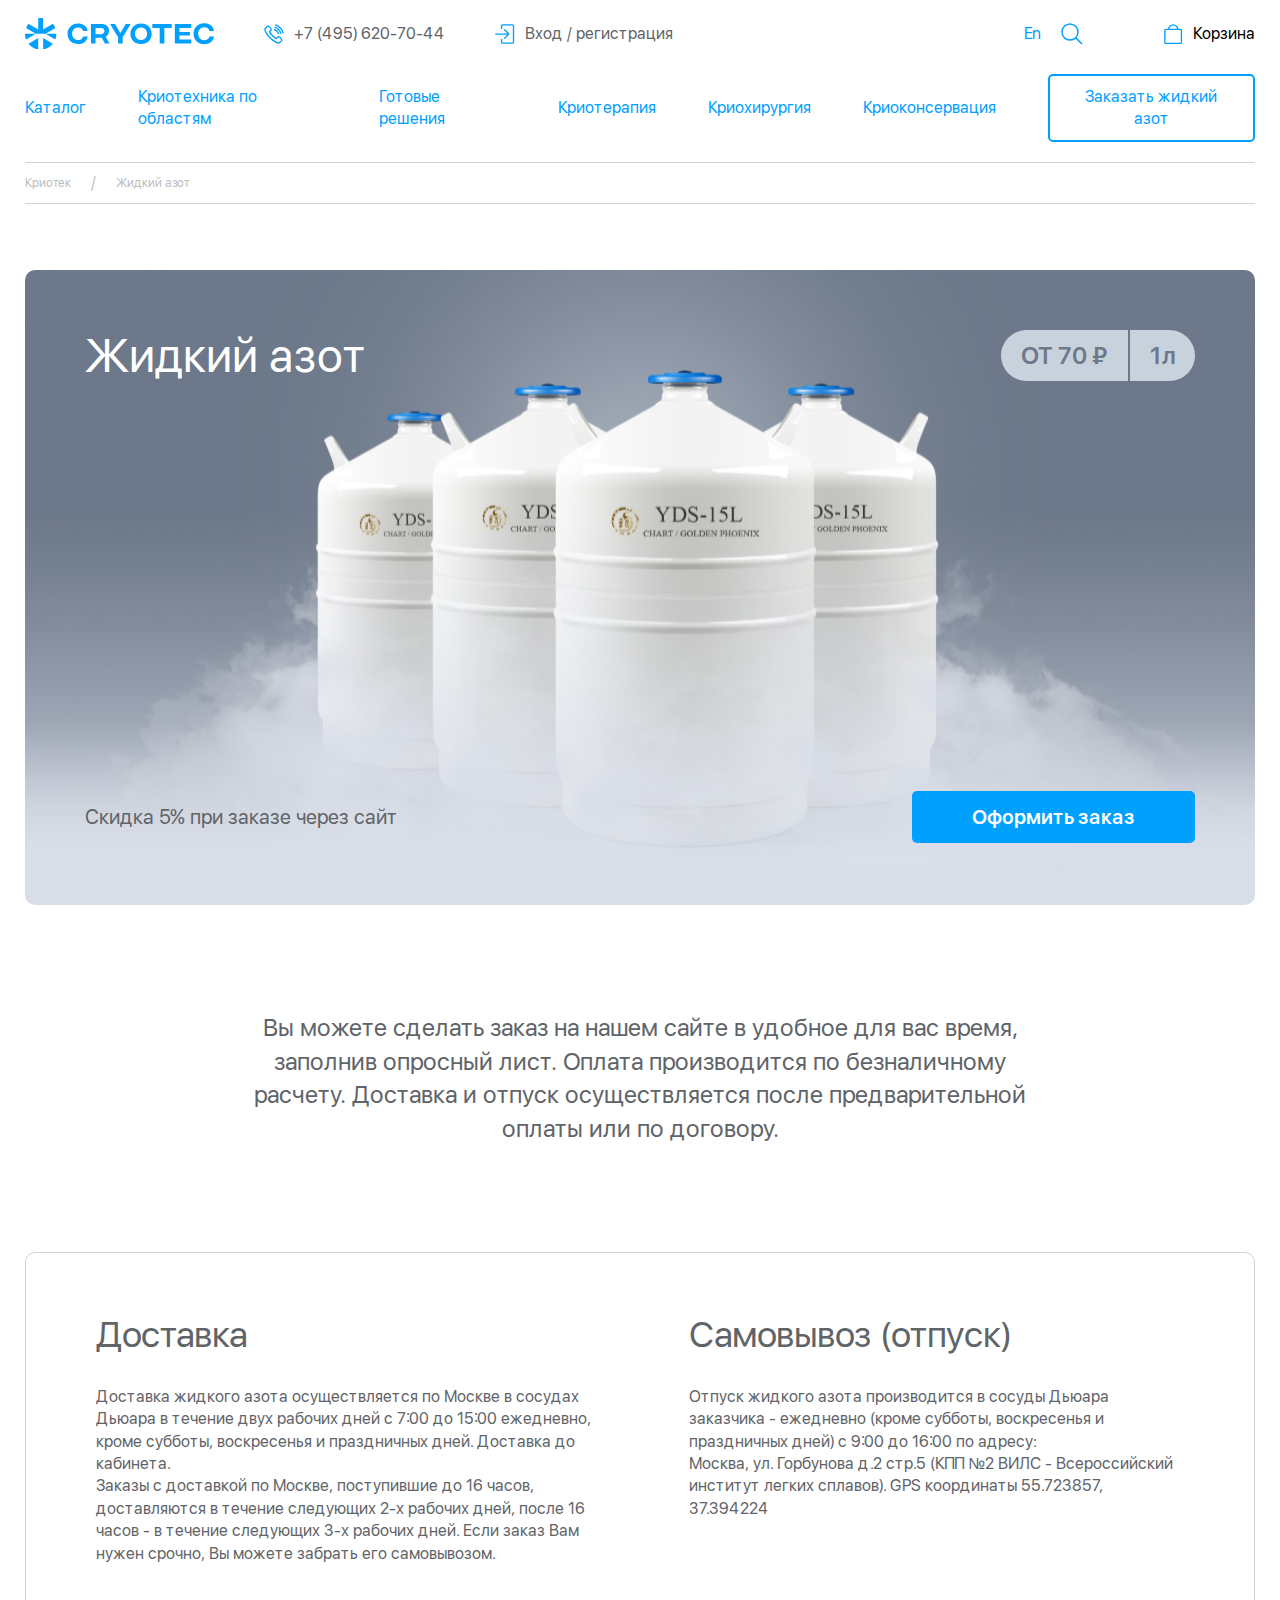
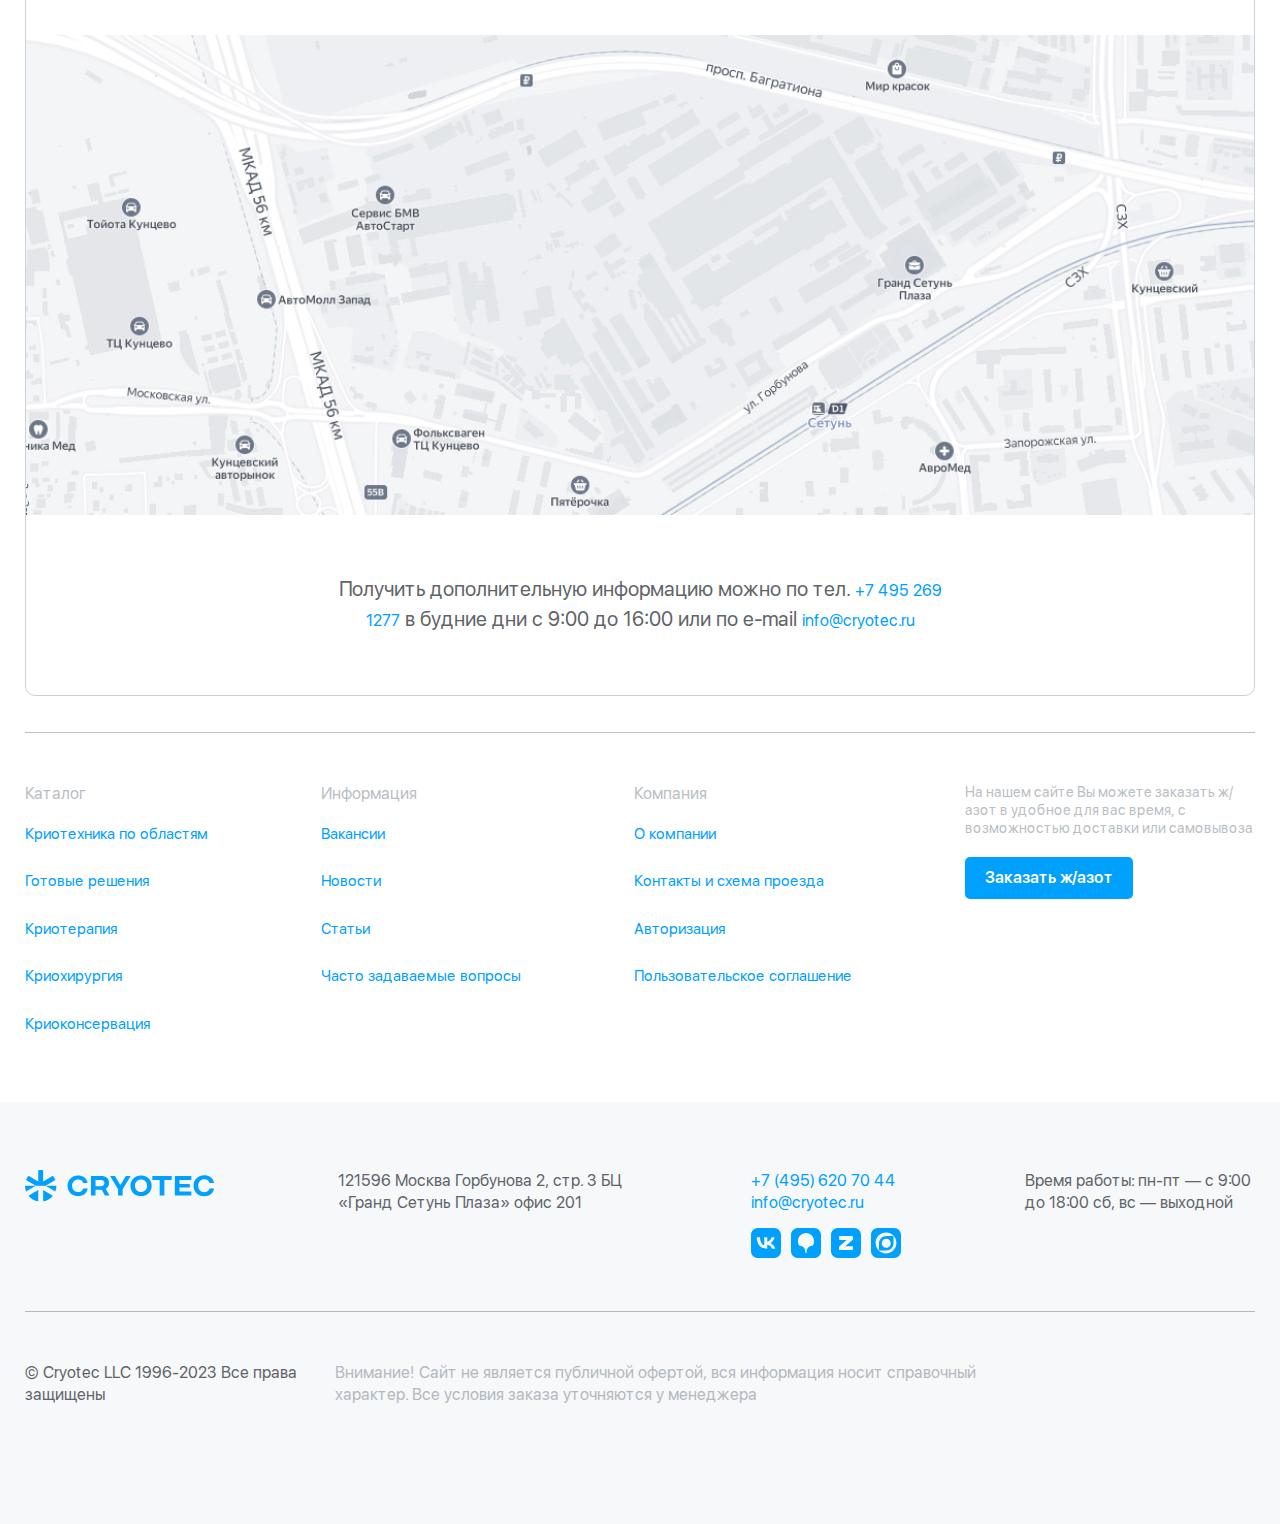
<file: index.html>
<!DOCTYPE html>
<html lang="en">
  <head>
    <meta charset="UTF-8" />
    <meta name="viewport" content="width=device-width, initial-scale=1.0" />
    <link rel="stylesheet" href="css/reset.css" />
    <link rel="stylesheet" href="css/fonts.css" />
    <link rel="stylesheet" href="css/style.css" />
    <title>Cryotec</title>
  </head>
  <body>
    <div class="wrapper">
      <div id="overlay" class="overlay"></div>
      <header class="header" id="header">
        <div class="container">
          <div class="header-inner">
            <div class="header-top">
              <div class="header__left">
                <div class="header__left-menu">
                  <a href="#" onclick="toggleNav()" id="burger-menu"
                    ><img id="icon-menu" src="img/icon/menu icon.svg" alt=""
                  /></a>
                </div>
                <div class="header__left-phone">
                  <a href="tel:+7 (495) 620-70-44"
                    >   <svg
                    width="20"
                    height="20"
                    viewBox="0 0 20 20"
                    fill="none"
                    xmlns="http://www.w3.org/2000/svg"
                  >
                    <use xlink:href="img/icon.svg#phone-icon"></use>
                  </svg></a>
                </div>
              </div>
              <div class="header__logo">
                <a href="#">
                  <img src="img/icon/logo.svg" alt="" />
                </a>
              </div>
              <div class="header__contact">
                <div class="header__contact-phone">
                  <a href="tel:+7 (495) 620-70-44"
                    >
                    <svg
                    width="20"
                    height="20"
                    viewBox="0 0 20 20"
                    fill="none"
                    xmlns="http://www.w3.org/2000/svg"
                  >
                    <use xlink:href="img/icon.svg#phone-icon"></use>
                  </svg>
                  +7 (495)
                    620-70-44</a
                  >
                </div>
                <div class="header__contact-login">
                  <a href="#"
                    >   <svg
                    width="20"
                    height="20"
                    viewBox="0 0 20 20"
                    fill="none"
                    xmlns="http://www.w3.org/2000/svg"
                  >
                    <use xlink:href="img/icon.svg#login-icon"></use>
                  </svg>Вход /
                    регистрация</a
                  >
                </div>
              </div>
              <div class="header__search">
                <a href="#" class="header__search-lang">En</a>
                <a href="#" id="search-icon">
                  <img src="img/icon/search icon.svg" alt="" />
                </a>
                <div class="search-container">
                  <form id="search-form" action="search.html" method="GET">
                    <input
                      type="text"
                      placeholder="Search..."
                      name="query"
                      id="search-input"
                      required
                    />
                  </form>
                </div>
              </div>
              <div class="header__bascet">
                <a href="#" class="header__login"
                  ><img src="img/icon/login icon.svg" alt=""
                /></a>
                <a href="#" class="header__bascet-item">
                  <svg
                  width="20"
                  height="20"
                  viewBox="0 0 20 20"
                  fill="none"
                  xmlns="http://www.w3.org/2000/svg"
                >
                  <use xlink:href="img/icon.svg#basket-icon"></use>
                </svg>
                  <p>Корзина</p>
                </a>
              </div>
            </div>
            <nav class="header__nav">
              <ul class="header__nav-list">
                <li class="header__nav-item">
                  <a href="#" class="header__nav-link">Каталог</a>
                </li>
                <li class="header__nav-item">
                  <a href="#" class="header__nav-link"
                    >Криотехника по областям</a
                  >
                </li>
                <li class="header__nav-item">
                  <a href="#" class="header__nav-link">Готовые решения</a>
                </li>
                <li class="header__nav-item">
                  <a href="#" class="header__nav-link">Криотерапия</a>
                </li>
                <li class="header__nav-item">
                  <a href="#" class="header__nav-link">Криохирургия</a>
                </li>
                <li class="header__nav-item">
                  <a href="#" class="header__nav-link">Криоконсервация</a>
                </li>
                <ul id="settings" class="header__nav-item header__settings-list">
                  <li id="settings-main" class="header__settings-main">
                    <a href="#" class="header__nav-link header__settings-link">Настройки</a>
                    <svg 
                        id="settings-arrow"
                        width="15"
                        height="15"
                        viewBox="0 0 15 15"
                        xmlns="http://www.w3.org/2000/svg">
                          <use xlink:href="img/other.svg#arrow"></use>
                    </svg>
                  </li>
                  <li class="header__settings-item">
                    <a href="#" class="header__nav-link header__settings-link">Действие</a>
                  </li>
                  <li class="header__settings-item">
                    <a href="#" class="header__nav-link header__settings-link">Другое действие</a>
                  </li>                  
                  <li class="header__settings-item">
                    <a href="#" class="header__nav-link header__settings-link">Что-то еще здесь </a>
                  </li>                  
                </ul>
                <li class="header__nav-button">
                  <button id="order-nitrogen">Заказать жидкий азот</button>
                </li>
              </ul>
            </nav>
            <div id="order" class="header__shipping">
              <div class="header__shipping-inner">
                <div class="headeer__shipping-title">
                  <h2>Заказ жидкого азота</h2>
                  <button id="close-order-nitrogen">
                    <img src="img/icon/close icon.svg" alt="" />
                  </button>
                </div>
                <div
                  id="success"
                  class="header__shipping-success"
                  style="display: none"
                >
                  <div class="shipping__success-info">
                    <svg
                      width="37"
                      height="47"
                      viewBox="0 0 37 47"
                      fill="none"
                      xmlns="http://www.w3.org/2000/svg"
                    >
                      <path
                        fill-rule="evenodd"
                        clip-rule="evenodd"
                        d="M1 3C1 1.89543 1.89543 1 3 1H33.0699C34.1744 1 35.0699 1.89543 35.0699 3V32.607L23.1659 45.1266H3C1.89543 45.1266 1 44.2312 1 43.1266V3Z"
                        stroke="#00A0FF"
                        stroke-width="2"
                        stroke-miterlimit="22.9256"
                      />
                      <path
                        d="M23.1659 45.1266V32.607H35.0698"
                        stroke="#00A0FF"
                        stroke-width="2"
                        stroke-miterlimit="22.9256"
                      />
                      <path
                        d="M8.59387 17.6245L15.1616 23.9869L27.476 11.8777"
                        stroke="#00A0FF"
                        stroke-width="2"
                        stroke-miterlimit="22.9256"
                      />
                    </svg>
                    <h2>Запрос успешно отправлен</h2>
                    <p>
                      В ближайшее время один из наших менеджеров свяжется с Вами
                    </p>
                  </div>
                  <div class="shipping__success-button">
                    <button id="return">Вернуться к просмотру</button>
                  </div>
                </div>
                <div id="form-submit">
                  <div class="shipping__form-button">
                    <button id="delivery" class="form__button-delivery">
                      Доставка
                    </button>
                    <button id="pickup" class="form__button-pickup">
                      Самовывоз
                    </button>
                  </div>
                  <div class="header__shipping-form">
                    <form
                      id="form-delivery"
                      action="#"
                      class="shipping__form-delivery"
                    >
                      <div class="form__delivery-data">
                        <input
                          id="data"
                          type="date"
                          placeholder="Дата доставки"
                          required
                        />
                      </div>
                      <div class="form__delivery-checkbox">
                        <div class="delivery__checkbox-item">
                          <div class="delivery__checkbox-link">
                            <input type="checkbox" id="checkbox" />
                            <label for="checkbox">СК-6 (6 л)</label>
                          </div>
                          <input
                            class="delivery__checkbox-input"
                            type="number"
                            placeholder="Количество"
                          />
                        </div>
                        <div class="delivery__checkbox-item">
                          <div class="delivery__checkbox-link">
                            <input type="checkbox" id="checkbox" />
                            <label for="checkbox">L-2005 (6 л)</label>
                          </div>
                          <input
                            class="delivery__checkbox-input"
                            type="number"
                            placeholder="Количество"
                          />
                        </div>
                        <div class="delivery__checkbox-item">
                          <div class="delivery__checkbox-link">
                            <input type="checkbox" id="checkbox" />
                            <label for="checkbox">L-2012 (12 л)</label>
                          </div>
                          <input
                            class="delivery__checkbox-input"
                            type="number"
                            placeholder="Количество"
                          />
                        </div>
                        <div class="delivery__checkbox-item">
                          <div class="delivery__checkbox-link">
                            <input type="checkbox" id="checkbox" />
                            <label for="checkbox">CK-16 (16 л)</label>
                          </div>
                          <input
                            class="delivery__checkbox-input"
                            type="number"
                            placeholder="Количество"
                          />
                        </div>
                      </div>
                      <div class="form__delivery-comment">
                        <textarea
                          name="comment"
                          id="comment"
                          placeholder="Комментарий для курьера"
                        ></textarea>
                      </div>
                      <div class="shipping__form-submit">
                        <button type="submit">Отправить запрос</button>
                        <p>
                          Доставка жидкого азота производится в течение
                          следующего рабочего дня при заказе до 16:00 текущего
                          рабочего дня
                        </p>
                      </div>
                    </form>
                    <form
                      id="form-pickup"
                      action="#"
                      class="shipping__form-pickup"
                    >
                      <div class="form__delivery-data">
                        <input
                          id="data"
                          type="date"
                          placeholder="Дата доставки"
                          required
                        />
                      </div>
                      <div class="form__pickup-item">
                        <input
                          type="number"
                          name="item-1-volume"
                          id="item-1-volume"
                          class="form__pickup-left"
                          placeholder="Объем (л)"
                          required
                        />
                        <input
                          type="number"
                          name="item-1-quantity"
                          id="item-1-quantity"
                          class="form__pickup-right"
                          placeholder="Количество"
                          required
                        />
                        <button
                          id="reset-icon"
                          type="button"
                          onclick="resetFields(1)"
                        >
                          <img src="img/icon/reset icon 1.svg" alt="" />
                        </button>
                      </div>
                      <div class="form__pickup-item">
                        <input
                          type="number"
                          name="item-2-volume"
                          id="item-2-volume"
                          class="form__pickup-left"
                          placeholder="Объем (л)"
                        />
                        <input
                          type="number"
                          name="item-2-quantity"
                          id="item-2-quantity"
                          class="form__pickup-right"
                          placeholder="Количество"
                        />
                        <button type="button" onclick="resetFields(2)">
                          <img src="img/icon/close icon.svg" alt="" />
                        </button>
                      </div>
                      <div class="form__pickup-item">
                        <input
                          type="number"
                          name="item-3-volume"
                          id="item-3-volume"
                          class="form__pickup-left"
                          placeholder="Объем (л)"
                        />
                        <input
                          type="number"
                          name="item-3-quantity"
                          id="item-3-quantity"
                          class="form__pickup-right"
                          placeholder="Количество"
                        />
                        <button type="button" onclick="resetFields(3)">
                          <img src="img/icon/close icon.svg" alt="" />
                        </button>
                      </div>
                      <div class="form__pickup-add">
                        <button type="button">
                          <img src="img/icon/plus icon.svg" alt="" />Добавить
                          объем и кол-во
                        </button>
                      </div>
                      <div class="form__delivery-comment">
                        <textarea
                          name="comment"
                          id="comment"
                          placeholder="Комментарии"
                        ></textarea>
                      </div>
                      <div class="shipping__form-submit">
                        <button type="submit">Отправить запрос</button>
                        <p>
                          При самовывозе сосуд Дьюара предоставляется заказчиком
                        </p>
                      </div>
                    </form>
                  </div>
                </div>
              </div>
            </div>
            <nav class="header__breadcrumbs">
              <ul class="header__breadcrumbs-list">
                <li class="header__breadcrumbs-item">
                  <a href="#" class="header__breadcrumbs-link">Криотек</a>
                </li>
                <li class="header__breadcrumbs-item">
                  <span>/</span>
                </li>
                <li class="header__breadcrumbs-item">
                  <a href="#" class="header__breadcrumbs-link"
                    >Жидкий азот</a
                  >
                </li>
              </ul>
            </nav>
          </div>
        </div>
      </header>
      <main class="main">
        <section class="main__nitrgen nitrogen">
          <div class="container">
            <div class="nitrogen-inner">
              <div class="nitrogen__top">
                <h1>Жидкий азот</h1>
                <div class="nitrogen__top-price">
                  <h2>ОТ 70 ₽</h2>
                  <span>1л</span>
                </div>
              </div>
              <div class="nitrogen__bottom">
                <span>Скидка 5% при заказе через сайт</span>
                <button id="design">Оформить заказ</button>
              </div>
            </div>
          </div>
        </section>
        <section class="main__description description">
          <div class="container">
            <div class="description-inner">
              <div class="description__body">
                <h2>
                  Вы можете сделать заказ на нашем сайте в удобное для вас
                  время, заполнив опросный лист. Оплата производится по
                  безналичному расчету. Доставка и отпуск осуществляется после
                  предварительной оплаты или по договору.
                </h2>
              </div>
            </div>
          </div>
        </section>
        <section class="main__delivery delivery">
          <div class="container">
            <div class="delivery-inner">
              <div class="delivery__top">
                <div class="delivery__top-left">
                  <h3>Доставка</h3>
                  <p>
                    Доставка жидкого азота осуществляется по Москве в сосудах
                    Дьюара в течение двух рабочих дней с 7:00 до 15:00
                    ежедневно, кроме субботы, воскресенья и праздничных дней.
                    Доставка до кабинета.
                  </p>
                  <p>
                    Заказы с доставкой по Москве, поступившие до 16 часов,
                    доставляются в течение следующих 2-х рабочих дней, после 16
                    часов - в течение следующих 3-х рабочих дней. Если заказ Вам
                    нужен срочно, Вы можете забрать его самовывозом.
                  </p>
                </div>
                <div class="delivery__top-right">
                  <h3>Самовывоз (отпуск)</h3>
                  <p>
                    Отпуск жидкого азота производится в сосуды Дьюара заказчика
                    - ежедневно (кроме субботы, воскресенья и праздничных дней)
                    с 9:00 до 16:00 по адресу:
                  </p>
                  <p>
                    Москва, ул. Горбунова д.2 стр.5 (КПП №2 ВИЛС - Всероссийский
                    институт легких сплавов). GPS координаты 55.723857,
                    37.394224
                  </p>
                </div>
              </div>
              <div class="delivery__body">
                <img class="delivery__body-map" src="img/map.svg" alt="">
              </div>
              <div class="delivery__bottom">
                <p>
                  Получить дополнительную информацию можно по тел.
                  <a href="tel:+7 495 269 1277">+7 495 269 1277</a> в будние дни
                  с 9:00 до 16:00 или по e-mail
                  <a href="mail:info@cryotec.ru">info@cryotec.ru</a>
                </p>
              </div>
            </div>
          </div>
        </section>
      </main>
      <footer class="footer">
          <div class="container">
            <div class="footer__menu">
              <div class="footer__menu-inner">
                <div class="footer__menu-catalog">
                  <h3>Каталог</h3>
                  <ul class="footer__menu-list">
                    <li class="footer__menu-item">
                      <a href="#" class="footer__menu-link"
                        >Криотехника по областям</a>
                    </li>
                    <li class="footer__menu-item">
                      <a href="#" class="footer__menu-link">Готовые решения</a>
                    </li>
                    <li class="footer__menu-item">
                      <a href="#" class="footer__menu-link">Криотерапия</a>
                    </li>
                    <li class="footer__menu-item">
                      <a href="#" class="footer__menu-link">Криохирургия</a>
                    </li>
                    <li class="footer__menu-item">
                      <a href="#" class="footer__menu-link">Криоконсервация</a>
                    </li>
                  </ul>
                </div>
                <div class="footer__menu-info">
                  <h3>Информация</h3>
                  <ul class="footer__menu-list">
                    <li class="footer__menu-item">
                      <a href="#" class="footer__menu-link">Вакансии</a>
                    </li>
                    <li class="footer__menu-item">
                      <a href="#" class="footer__menu-link">Новости</a>
                    </li>
                    <li class="footer__menu-item">
                      <a href="#" class="footer__menu-link">Статьи</a>
                    </li>
                    <li class="footer__menu-item">
                      <a href="#" class="footer__menu-link"
                        >Часто задаваемые вопросы</a
                      >
                    </li>
                  </ul>
                </div>
                <div class="footer__menu-company">
                  <h3>Компания</h3>
                  <ul class="footer__menu-list">
                    <li class="footer__menu-item">
                      <a href="#" class="footer__menu-link">О компании</a>
                    </li>
                    <li class="footer__menu-item">
                      <a href="#" class="footer__menu-link"
                        >Контакты и схема проезда</a
                      >
                    </li>
                    <li class="footer__menu-item">
                      <a href="#" class="footer__menu-link">Авторизация</a>
                    </li>
                    <li class="footer__menu-item">
                      <a href="#" class="footer__menu-link"
                        >Пользовательское соглашение</a
                      >
                    </li>
                  </ul>
                </div>
                <div id="frame" class="footer__menu-order">
                  <p>
                    На нашем сайте Вы можете заказать ж/азот в удобное для вас
                    время, с возможностью доставки или самовывоза
                  </p>
                  <button id="footer-order-nitrogen">Заказать ж/азот</button>
                </div>
              </div>
              <ul class="footer__menu-accordion">
              <li class="menu__accordion-item">
                <div href="#" class="menu__accordion-link">
                  <div class="menu__accordion-head">
                    <h2>Каталог</h2>
                    <svg 
                        class="accordion__head-arrow"
                        width="15"
                        height="15"
                        viewBox="0 0 15 15"
                        xmlns="http://www.w3.org/2000/svg">
                          <use xlink:href="img/other.svg#arrow"></use>
                    </svg>
                  </div>
                    <ul class="footer__menu-list" style="display: none;">
                      <li class="footer__menu-item">
                        <a href="#" class="footer__menu-link">Криотехника по областям</a>
                      </li>
                      <li class="footer__menu-item">
                        <a href="#" class="footer__menu-link">Готовые решения</a>
                      </li>
                      <li class="footer__menu-item">
                        <a href="#" class="footer__menu-link">Криотерапия</a>
                      </li>
                      <li class="footer__menu-item">
                        <a href="#" class="footer__menu-link">Криохирургия</a>
                      </li>
                      <li class="footer__menu-item">
                        <a href="#" class="footer__menu-link">Криоконсервация</a>
                      </li>
                    </ul>
                  </div>
              </li>
              </ul>
              <ul class="footer__menu-accordion">
              <li class="menu__accordion-item">
                <div href="#" class="menu__accordion-link">
                  <div class="menu__accordion-head">
                    <h2>Информация</h2>
                    <svg 
                        class="accordion__head-arrow"
                        width="15"
                        height="15"
                        viewBox="0 0 15 15"
                        xmlns="http://www.w3.org/2000/svg">
                          <use xlink:href="img/other.svg#arrow"></use>
                    </svg>
                  </div>
                    <ul class="footer__menu-list" style="display: none;">
                      <li class="footer__menu-item">
                        <a href="#" class="footer__menu-link">Вакансии</a>
                      </li>
                      <li class="footer__menu-item">
                        <a href="#" class="footer__menu-link">Новости</a>
                      </li>
                      <li class="footer__menu-item">
                        <a href="#" class="footer__menu-link">Статьи</a>
                      </li>
                      <li class="footer__menu-item">
                        <a href="#" class="footer__menu-link"
                          >Часто задаваемые вопросы</a
                        >
                      </li>
                    </ul>
                  </div>
              </li>
              </ul>
              <ul class="footer__menu-accordion">
              <li class="menu__accordion-item">
                <div href="#" class="menu__accordion-link">
                  <div class="menu__accordion-head">
                    <h2>Компания</h2>
                    <svg 
                        class="accordion__head-arrow"
                        width="15"
                        height="15"
                        viewBox="0 0 15 15"
                        xmlns="http://www.w3.org/2000/svg">
                          <use xlink:href="img/other.svg#arrow"></use>
                    </svg>
                  </div>
                    <ul class="footer__menu-list" style="display: none;">
                      <li class="footer__menu-item">
                        <a href="#" class="footer__menu-link">О компании</a>
                      </li>
                      <li class="footer__menu-item">
                        <a href="#" class="footer__menu-link"
                          >Контакты и схема проезда</a
                        >
                      </li>
                      <li class="footer__menu-item">
                        <a href="#" class="footer__menu-link">Авторизация</a>
                      </li>
                      <li class="footer__menu-item">
                        <a href="#" class="footer__menu-link"
                          >Пользовательское соглашение</a
                        >
                      </li>
                    </ul>
                  </div>
              </li>
              </ul>
                <div id="frame-none" class="footer__menu-order">
              <p>
                На нашем сайте Вы можете заказать ж/азот в удобное для вас
                время, с возможностью доставки или самовывоза
              </p>
              <button id="footer-order-nitrogen-2">Заказать ж/азот</button>
            </div>
            </div>
        </div>
        <div class="footer__info">
          <div class="container">
            <div class="footer__info-inner">
              <div class="footer__info-top">
                <div class="footer__info-logo">
                  <a href="#header"><img src="img/icon/logo.svg" alt="" /></a>
                </div>
                <div class="footer__info-address">
                  <p>
                    121596 Москва Горбунова 2, стр. 3 БЦ «Гранд Сетунь Плаза»
                    офис 201
                  </p>
                </div>
                <div class="footer__info-social">
                    <div class="footer__social-head">
                        <a href="tel:+7 (495) 620 70 44">+7 (495) 620 70 44</a>
                        <a href="mail:info@cryotec.ru">info@cryotec.ru</a>
                    </div>
                  <ul class="footer__info-list">
                    <li class="footer__info-item">
                      <a href="#" class="footer__info-link">
                        <svg 
                        width="30"
                        height="30"
                        viewBox="0 0 30 30"
                        fill="none"
                        xmlns="http://www.w3.org/2000/svg">
                          <use xlink:href="img/social.svg#vk"></use>
                        </svg>
                      </a>
                    </li>
                    <li class="footer__info-item">
                      <a href="#" class="footer__info-link">
                        <svg 
                        width="30"
                        height="30"
                        viewBox="0 0 30 30"
                        fill="none"
                        xmlns="http://www.w3.org/2000/svg">
                          <use xlink:href="img/social.svg#gis"></use>
                        </svg>
                      </a>
                    </li>
                    <li class="footer__info-item">
                      <a href="#" class="footer__info-link">
                        <svg 
                        width="30"
                        height="30"
                        viewBox="0 0 30 30"
                        fill="none"
                        xmlns="http://www.w3.org/2000/svg">
                          <use xlink:href="img/social.svg#zoon"></use>
                        </svg>
                      </a>
                    </li>
                    <li class="footer__info-item">
                      <a href="#" class="footer__info-link">
                        <svg 
                        width="30"
                        height="30"
                        viewBox="0 0 30 30"
                        fill="none"
                        xmlns="http://www.w3.org/2000/svg">
                          <use xlink:href="img/social.svg#flamp"></use>
                        </svg>
                      </a>
                    </li>
                  </ul>
                </div>
                <div class="footer__info-time">
                  <p>Время работы: пн-пт — с 9:00 до 18:00 сб, вс — выходной</p>
                </div>
              </div>
              <div class="footer__info-bottom">
                <div class="footer__info-rights">
                  <p>© Cryotec LLC 1996-2023 Все права защищены</p>
                </div>
                <div class="footer__info-attention">
                  <p>
                    Внимание! Сайт не является публичной офертой, вся информация
                    носит справочный характер. Все условия заказа уточняются у
                    менеджера
                  </p>
                </div>
              </div>
            </div>
          </div>
        </div>
      </footer>
    </div>
    <script src="js/main.js"></script>
    <script src="js/script.js"></script>
  </body>
</html>
</file>
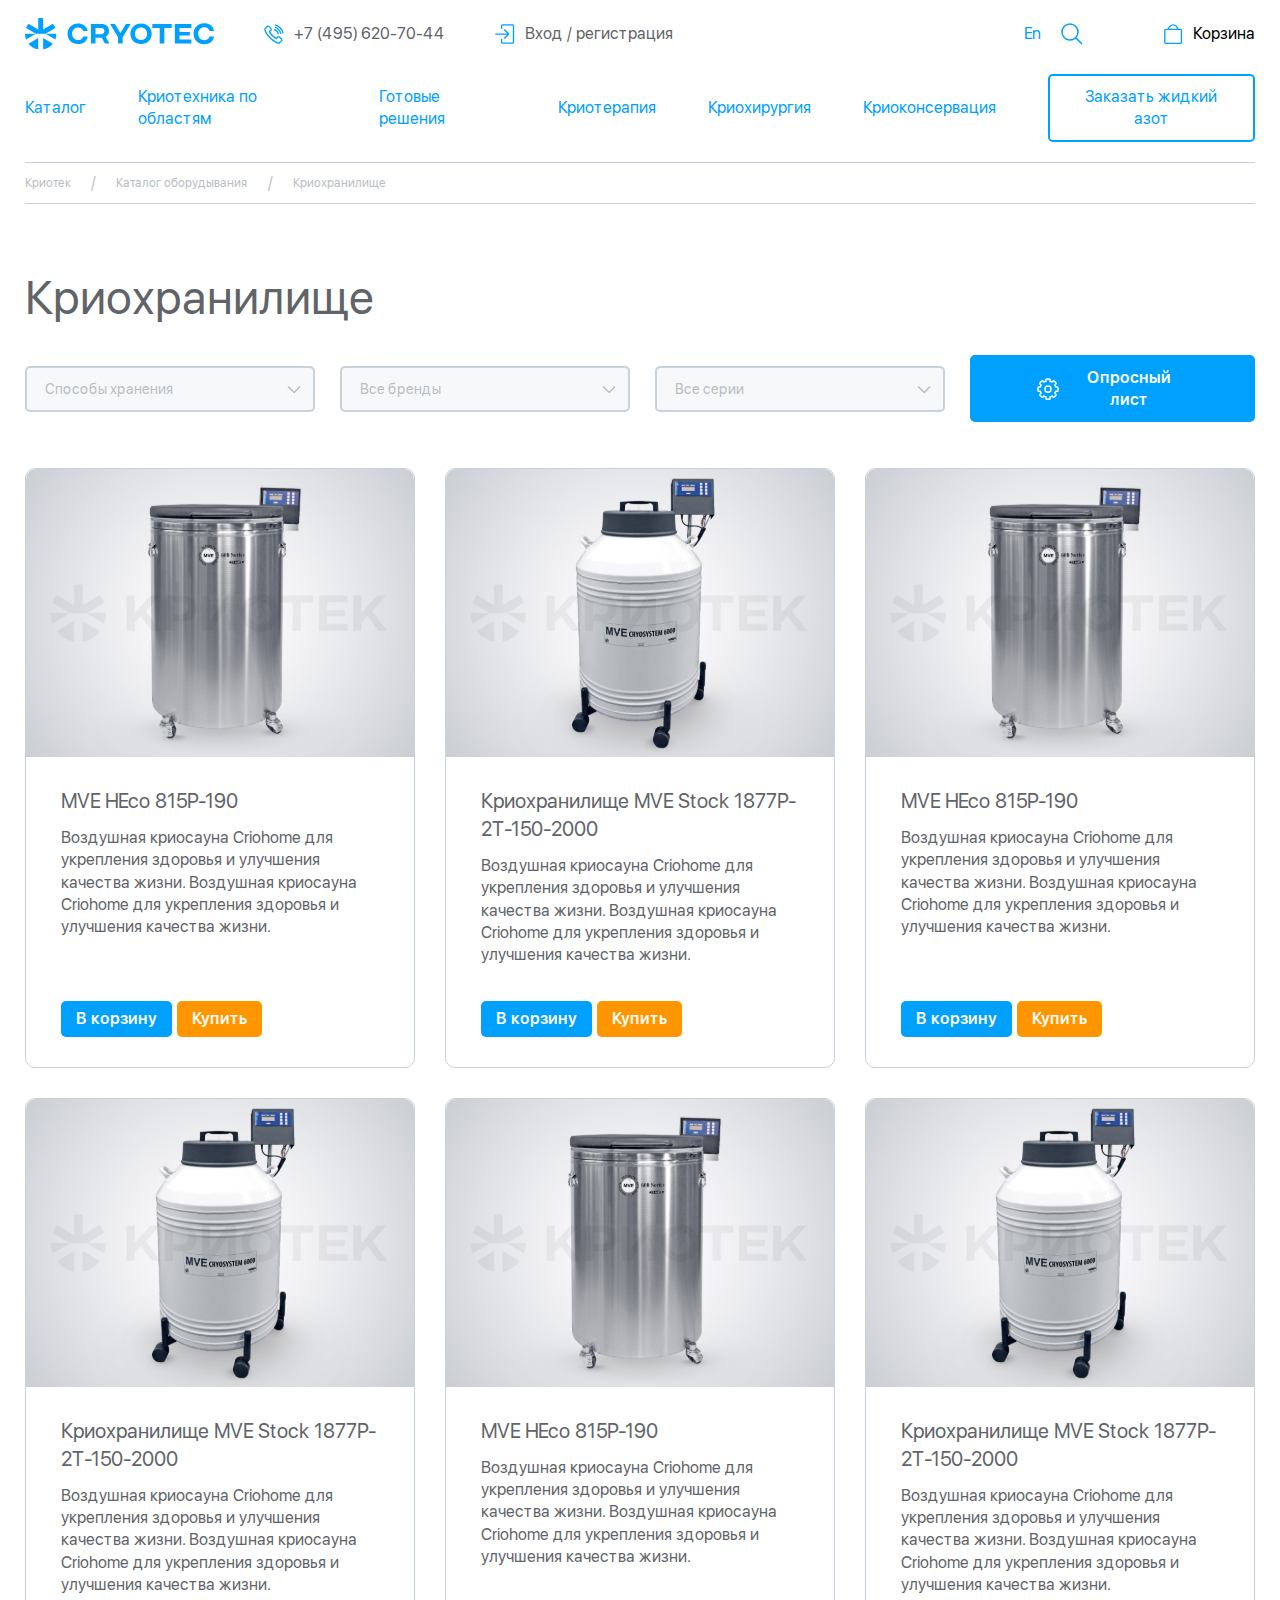
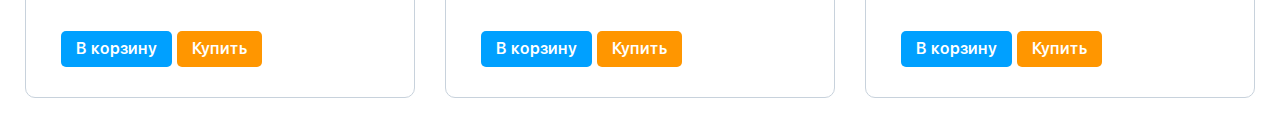
<file: category.html>
<!DOCTYPE html>
<html lang="en">
  <head>
    <meta charset="UTF-8" />
    <meta name="viewport" content="width=device-width, initial-scale=1.0" />
    <link rel="stylesheet" href="css/reset.css" />
    <link rel="stylesheet" href="css/fonts.css" />
    <link rel="stylesheet" href="css/style.css" />
    <title>Cryotec</title>
  </head>
  <body>
    <div class="wrapper">
      <div id="overlay" class="overlay"></div>
      <header class="header">
        <div class="container">
          <div class="header-inner">
            <div class="header-top">
              <div class="header__left">
                <div class="header__left-menu">
                  <a href="#" onclick="toggleNav()" id="burger-menu"
                    ><img id="icon-menu" src="img/icon/menu icon.svg" alt=""
                  /></a>
                </div>
                <div class="header__left-phone">
                  <a href="tel:+7 (495) 620-70-44"
                    >   <svg
                    width="20"
                    height="20"
                    viewBox="0 0 20 20"
                    fill="none"
                    xmlns="http://www.w3.org/2000/svg"
                  >
                    <use xlink:href="img/icon.svg#phone-icon"></use>
                  </svg></a>
                </div>
              </div>
              <div class="header__logo">
                <a href="#">
                  <img src="img/icon/logo.svg" alt="" />
                </a>
              </div>
              <div class="header__contact">
                <div class="header__contact-phone">
                  <a href="tel:+7 (495) 620-70-44"
                    >
                    <svg
                    width="20"
                    height="20"
                    viewBox="0 0 20 20"
                    fill="none"
                    xmlns="http://www.w3.org/2000/svg"
                  >
                    <use xlink:href="img/icon.svg#phone-icon"></use>
                  </svg>
                  +7 (495)
                    620-70-44</a
                  >
                </div>
                <div class="header__contact-login">
                  <a href="#"
                    >   <svg
                    width="20"
                    height="20"
                    viewBox="0 0 20 20"
                    fill="none"
                    xmlns="http://www.w3.org/2000/svg"
                  >
                    <use xlink:href="img/icon.svg#login-icon"></use>
                  </svg>Вход /
                    регистрация</a
                  >
                </div>
              </div>
              <div class="header__search">
                <a href="#" class="header__search-lang">En</a>
                <a href="#" id="search-icon">
                  <img src="img/icon/search icon.svg" alt="" />
                </a>
                <div class="search-container">
                  <form id="search-form" action="search.html" method="GET">
                    <input
                      type="text"
                      placeholder="Search..."
                      name="query"
                      id="search-input"
                      required
                    />
                  </form>
                </div>
              </div>
              <div class="header__bascet">
                <a href="#" class="header__login"
                  ><img src="img/icon/login icon.svg" alt=""
                /></a>
                <a href="#" class="header__bascet-item">
                  <svg
                  width="20"
                  height="20"
                  viewBox="0 0 20 20"
                  fill="none"
                  xmlns="http://www.w3.org/2000/svg"
                >
                  <use xlink:href="img/icon.svg#basket-icon"></use>
                </svg>
                  <p>Корзина</p>
                </a>
              </div>
            </div>
            <nav class="header__nav">
              <ul class="header__nav-list">
                <li class="header__nav-item">
                  <a href="#" class="header__nav-link">Каталог</a>
                </li>
                <li class="header__nav-item">
                  <a href="#" class="header__nav-link">Криотехника по областям</a>
                </li>
                <li class="header__nav-item">
                  <a href="#" class="header__nav-link">Готовые решения</a>
                </li>
                <li class="header__nav-item">
                  <a href="#" class="header__nav-link">Криотерапия</a>
                </li>
                <li class="header__nav-item">
                  <a href="#" class="header__nav-link">Криохирургия</a>
                </li>
                <li class="header__nav-item">
                  <a href="#" class="header__nav-link">Криоконсервация</a>
                </li>
                <ul id="settings" class="header__nav-item header__settings-list">
                  <li id="settings-main" class="header__settings-main">
                    <a href="#" class="header__nav-link header__settings-link">Настройки</a>
                    <svg 
                        id="settings-arrow"
                        width="15"
                        height="15"
                        viewBox="0 0 15 15"
                        xmlns="http://www.w3.org/2000/svg">
                          <use xlink:href="img/other.svg#arrow"></use>
                    </svg>
                  </li>
                  <li class="header__settings-item">
                    <a href="#" class="header__nav-link header__settings-link">Действие</a>
                  </li>
                  <li class="header__settings-item">
                    <a href="#" class="header__nav-link header__settings-link">Другое действие</a>
                  </li>                  
                  <li class="header__settings-item">
                    <a href="#" class="header__nav-link header__settings-link">Что-то еще здесь </a>
                  </li>                  
                </ul>
                <li class="header__nav-button">
                  <button id="order-nitrogen">Заказать жидкий азот</button>
                </li>
              </ul>
            </nav>
            <div id="order" class="header__shipping">
              <div class="header__shipping-inner">
                <div class="headeer__shipping-title">
                  <h2>Заказ жидкого азота</h2>
                  <button id="close-order-nitrogen-2">
                    <img src="img/icon/close icon.svg" alt="" />
                  </button>
                </div>
                <div
                  id="success"
                  class="header__shipping-success"
                  style="display: none"
                >
                  <div class="shipping__success-info">
                    <svg
                      width="37"
                      height="47"
                      viewBox="0 0 37 47"
                      fill="none"
                      xmlns="http://www.w3.org/2000/svg"
                    >
                      <path
                        fill-rule="evenodd"
                        clip-rule="evenodd"
                        d="M1 3C1 1.89543 1.89543 1 3 1H33.0699C34.1744 1 35.0699 1.89543 35.0699 3V32.607L23.1659 45.1266H3C1.89543 45.1266 1 44.2312 1 43.1266V3Z"
                        stroke="#00A0FF"
                        stroke-width="2"
                        stroke-miterlimit="22.9256"
                      />
                      <path
                        d="M23.1659 45.1266V32.607H35.0698"
                        stroke="#00A0FF"
                        stroke-width="2"
                        stroke-miterlimit="22.9256"
                      />
                      <path
                        d="M8.59387 17.6245L15.1616 23.9869L27.476 11.8777"
                        stroke="#00A0FF"
                        stroke-width="2"
                        stroke-miterlimit="22.9256"
                      />
                    </svg>
                    <h2>Запрос успешно отправлен</h2>
                    <p>
                      В ближайшее время один из наших менеджеров свяжется с Вами
                    </p>
                  </div>
                  <div class="shipping__success-button">
                    <button id="return">Вернуться к просмотру</button>
                  </div>
                </div>
                <div id="form-submit">
                  <div class="shipping__form-button">
                    <button id="delivery" class="form__button-delivery">
                      Доставка
                    </button>
                    <button id="pickup" class="form__button-pickup">
                      Самовывоз
                    </button>
                  </div>
                  <div class="header__shipping-form">
                    <form
                      id="form-delivery"
                      action="#"
                      class="shipping__form-delivery"
                    >
                      <div class="form__delivery-data">
                        <input
                          id="data"
                          type="date"
                          placeholder="Дата доставки"
                          required
                        />
                      </div>
                      <div class="form__delivery-checkbox">
                        <div class="delivery__checkbox-item">
                          <div class="delivery__checkbox-link">
                            <input type="checkbox" id="checkbox" />
                            <label for="checkbox">СК-6 (6 л)</label>
                          </div>
                          <input
                            class="delivery__checkbox-input"
                            type="number"
                            placeholder="Количество"
                          />
                        </div>
                        <div class="delivery__checkbox-item">
                          <div class="delivery__checkbox-link">
                            <input type="checkbox" id="checkbox" />
                            <label for="checkbox">L-2005 (6 л)</label>
                          </div>
                          <input
                            class="delivery__checkbox-input"
                            type="number"
                            placeholder="Количество"
                          />
                        </div>
                        <div class="delivery__checkbox-item">
                          <div class="delivery__checkbox-link">
                            <input type="checkbox" id="checkbox" />
                            <label for="checkbox">L-2012 (12 л)</label>
                          </div>
                          <input
                            class="delivery__checkbox-input"
                            type="number"
                            placeholder="Количество"
                          />
                        </div>
                        <div class="delivery__checkbox-item">
                          <div class="delivery__checkbox-link">
                            <input type="checkbox" id="checkbox" />
                            <label for="checkbox">CK-16 (16 л)</label>
                          </div>
                          <input
                            class="delivery__checkbox-input"
                            type="number"
                            placeholder="Количество"
                          />
                        </div>
                      </div>
                      <div class="form__delivery-comment">
                        <textarea
                          name="comment"
                          id="comment"
                          placeholder="Комментарий для курьера"
                        ></textarea>
                      </div>
                      <div class="shipping__form-submit">
                        <button type="submit">Отправить запрос</button>
                        <p>
                          Доставка жидкого азота производится в течение
                          следующего рабочего дня при заказе до 16:00 текущего
                          рабочего дня
                        </p>
                      </div>
                    </form>
                    <form
                      id="form-pickup"
                      action="#"
                      class="shipping__form-pickup"
                    >
                      <div class="form__delivery-data">
                        <input
                          id="data"
                          type="date"
                          placeholder="Дата доставки"
                          required
                        />
                      </div>
                      <div class="form__pickup-item">
                        <input
                          type="number"
                          name="item-1-volume"
                          id="item-1-volume"
                          class="form__pickup-left"
                          placeholder="Объем (л)"
                          required
                        />
                        <input
                          type="number"
                          name="item-1-quantity"
                          id="item-1-quantity"
                          class="form__pickup-right"
                          placeholder="Количество"
                          required
                        />
                        <button
                          id="reset-icon"
                          type="button"
                          onclick="resetFields(1)"
                        >
                          <img src="img/icon/reset icon 1.svg" alt="" />
                        </button>
                      </div>
                      <div class="form__pickup-item">
                        <input
                          type="number"
                          name="item-2-volume"
                          id="item-2-volume"
                          class="form__pickup-left"
                          placeholder="Объем (л)"
                        />
                        <input
                          type="number"
                          name="item-2-quantity"
                          id="item-2-quantity"
                          class="form__pickup-right"
                          placeholder="Количество"
                        />
                        <button type="button" onclick="resetFields(2)">
                          <img src="img/icon/close icon.svg" alt="" />
                        </button>
                      </div>
                      <div class="form__pickup-item">
                        <input
                          type="number"
                          name="item-3-volume"
                          id="item-3-volume"
                          class="form__pickup-left"
                          placeholder="Объем (л)"
                        />
                        <input
                          type="number"
                          name="item-3-quantity"
                          id="item-3-quantity"
                          class="form__pickup-right"
                          placeholder="Количество"
                        />
                        <button type="button" onclick="resetFields(3)">
                          <img src="img/icon/close icon.svg" alt="" />
                        </button>
                      </div>
                      <div class="form__pickup-add">
                        <button type="button">
                          <img src="img/icon/plus icon.svg" alt="" />Добавить
                          объем и кол-во
                        </button>
                      </div>
                      <div class="form__delivery-comment">
                        <textarea
                          name="comment"
                          id="comment"
                          placeholder="Комментарии"
                        ></textarea>
                      </div>
                      <div class="shipping__form-submit">
                        <button type="submit">Отправить запрос</button>
                        <p>
                          При самовывозе сосуд Дьюара предоставляется заказчиком
                        </p>
                      </div>
                    </form>
                  </div>
                </div>
              </div>
            </div>
            <nav class="header__breadcrumbs">
              <ul class="header__breadcrumbs-list">
                <li class="header__breadcrumbs-item">
                  <a href="#" class="header__breadcrumbs-link">Криотек</a>
                </li>
                <li class="header__breadcrumbs-item">
                  <span>/</span>
                </li>
                <li class="header__breadcrumbs-item">
                  <a href="#" class="header__breadcrumbs-link"
                    >Каталог оборудывания</a
                  >
                </li>
                <li class="header__breadcrumbs-item">
                  <span>/</span>
                </li>
                <li class="header__breadcrumbs-item">
                  <a href="#" class="header__breadcrumbs-link">Криохранилище</a>
                </li>
              </ul>
            </nav>
          </div>
        </div>
      </header>
      <main class="main">
        <section class="main__filter filter">
          <div class="container">
            <div class="filter-inner">
              <div class="filter__head">
                <h1>Криохранилище</h1>
              </div>
              <div class="filter__container" id="filter-container">
                <ul class="filter-list" id="filter-list">
                  <li class="filter-item item-none">
                    <select
                      name="Способы хранения"
                      class="filter-link"
                      data-target="#arrow-1"
                    >
                      <option value="">Способы хранения</option>
                    </select>
                    <svg
                      id="arrow-1"
                      class="filter-arrow"
                      width="14"
                      height="9"
                      viewBox="0 0 14 9"
                      fill="none"
                      xmlns="http://www.w3.org/2000/svg"
                    >
                      <path
                        d="M1 1L7.28571 7L13 1"
                        stroke="#B9BEC3"
                        stroke-width="1.5"
                        stroke-miterlimit="22.9256"
                      />
                    </svg>
                  </li>
                  <li class="filter-item item-none">
                    <select
                      name="Способы хранения"
                      class="filter-link"
                      data-target="#arrow-2"
                    >
                      <option value="">Все бренды</option>
                      <option value="MVE">Криохранилища MVE</option>
                      <option value="ASKION">Криохранилища ASKION GmbH</option>
                    </select>
                    <svg
                      id="arrow-2"
                      class="filter-arrow"
                      width="14"
                      height="9"
                      viewBox="0 0 14 9"
                      fill="none"
                      xmlns="http://www.w3.org/2000/svg"
                    >
                      <path
                        d="M1 1L7.28571 7L13 1"
                        stroke="#B9BEC3"
                        stroke-width="1.5"
                        stroke-miterlimit="22.9256"
                      />
                    </svg>
                  </li>
                  <li class="filter-item item-none">
                    <select
                      name="Способы хранения"
                      class="filter-link"
                      data-target="#arrow-3"
                    >
                      <option value="">Все серии</option>
                      <option value="MVE HEco 800">MVE HEco 800</option>
                      <option value="MVE HEco 1500">MVE HEco 1500</option>
                      <option value="MVE HEco 1800">MVE HEco 1800</option>
                      <option value="MVE-series">MVE</option>
                      <option value="MVE Stock">MVE Stock</option>
                      <option value="MVE 816P-2T-190">MVE 816P-2T-190</option>
                      <option value="MVE CryoSystem 6000 FA">
                        MVE CryoSystem 6000 FA
                      </option>
                      <option value="MVE CryoSystem">MVE CryoSystem</option>
                      <option value="MVE CryoCart">MVE CryoCart</option>
                    </select>
                    <svg
                      id="arrow-3"
                      class="filter-arrow"
                      width="14"
                      height="9"
                      viewBox="0 0 14 9"
                      fill="none"
                      xmlns="http://www.w3.org/2000/svg"
                    >
                      <path
                        d="M1 1L7.28571 7L13 1"
                        stroke="#B9BEC3"
                        stroke-width="1.5"
                        stroke-miterlimit="22.9256"
                      />
                    </svg>
                  </li>
                </ul>
                <div class="filter__button" id="filter-buttons">
                  <button class="filter-settings">
                    <img src="img/icon/settings icon.svg" alt="" />
                    Опросный лист
                  </button>
                  <button
                    class="filter-toggle-button"
                    id="filter-toggle-button"
                  >
                    Фильтр
                    <img
                      id="changingImage"
                      src="img/icon/filtr icon.svg"
                      alt=""
                    />
                  </button>
                </div>
              </div>
            </div>
          </div>
        </section>
        <section class="main__cards cards">
          <div class="container">
            <div class="cards-inner">
              <ul class="cards-list" id="catalog">
                <li class="card-item" data-categories="MVE">
                  <div class="card-img">
                    <img src="img/card photo.svg" alt="" />
                  </div>
                  <div class="card-link">
                    <h2>MVE HEco 815P-190</h2>
                    <p>
                      Воздушная криосауна Criohome для укрепления здоровья и
                      улучшения качества жизни. Воздушная криосауна Criohome для
                      укрепления здоровья и улучшения качества жизни.
                    </p>
                  </div>
                  <div class="card-button">
                    <button class="card-AddToCart">В корзину</button>
                    <button class="card-buy">Купить</button>
                  </div>
                </li>
                <li class="card-item" data-categories="ASKION">
                  <div class="card-img">
                    <img src="img/card photo-1.svg" alt="" />
                  </div>
                  <div class="card-link">
                    <h2>Криохранилище MVE Stock 1877P-2T-150-2000</h2>
                    <p>
                      Воздушная криосауна Criohome для укрепления здоровья и
                      улучшения качества жизни. Воздушная криосауна Criohome для
                      укрепления здоровья и улучшения качества жизни.
                    </p>
                  </div>
                  <div class="card-button">
                    <button class="card-AddToCart">В корзину</button>
                    <button class="card-buy">Купить</button>
                  </div>
                </li>
                <li class="card-item" data-categories="MVE">
                  <div class="card-img">
                    <img src="img/card photo.svg" alt="" />
                  </div>
                  <div class="card-link">
                    <h2>MVE HEco 815P-190</h2>
                    <p>
                      Воздушная криосауна Criohome для укрепления здоровья и
                      улучшения качества жизни. Воздушная криосауна Criohome для
                      укрепления здоровья и улучшения качества жизни.
                    </p>
                  </div>
                  <div class="card-button">
                    <button class="card-AddToCart">В корзину</button>
                    <button class="card-buy">Купить</button>
                  </div>
                </li>
                <li class="card-item" data-categories="ASKION">
                  <div class="card-img">
                    <img src="img/card photo-1.svg" alt="" />
                  </div>
                  <div class="card-link">
                    <h2>Криохранилище MVE Stock 1877P-2T-150-2000</h2>
                    <p>
                      Воздушная криосауна Criohome для укрепления здоровья и
                      улучшения качества жизни. Воздушная криосауна Criohome для
                      укрепления здоровья и улучшения качества жизни.
                    </p>
                  </div>
                  <div class="card-button">
                    <button class="card-AddToCart">В корзину</button>
                    <button class="card-buy">Купить</button>
                  </div>
                </li>
                <li class="card-item" data-categories="MVE">
                  <div class="card-img">
                    <img src="img/card photo.svg" alt="" />
                  </div>
                  <div class="card-link">
                    <h2>MVE HEco 815P-190</h2>
                    <p>
                      Воздушная криосауна Criohome для укрепления здоровья и
                      улучшения качества жизни. Воздушная криосауна Criohome для
                      укрепления здоровья и улучшения качества жизни.
                    </p>
                  </div>
                  <div class="card-button">
                    <button class="card-AddToCart">В корзину</button>
                    <button class="card-buy">Купить</button>
                  </div>
                </li>
                <li class="card-item" data-categories="ASKION">
                  <div class="card-img">
                    <img src="img/card photo-1.svg" alt="" />
                  </div>
                  <div class="card-link">
                    <h2>Криохранилище MVE Stock 1877P-2T-150-2000</h2>
                    <p>
                      Воздушная криосауна Criohome для укрепления здоровья и
                      улучшения качества жизни. Воздушная криосауна Criohome для
                      укрепления здоровья и улучшения качества жизни.
                    </p>
                  </div>
                  <div class="card-button">
                    <button class="card-AddToCart">В корзину</button>
                    <button class="card-buy">Купить</button>
                  </div>
                </li>
              </ul>
            </div>
          </div>
        </section>
      </main>
    </div>
    <script src="js/main.js"></script>
    <script src="js/catalog.js"></script>
  </body>
</html>
</file>
<file: css/fonts.css>
@font-face {
    font-family: "SF UI Display";
    font-weight: 900;
    font-style: normal;
    src: local("SF UI Display"),
         url("../fonts/WOFF2/sf-ui-display-black.woff2") format('woff2'),
         url("../fonts/WOFF/sf-ui-display-black.woff") format('woff'),
         url("../fonts/EOT/sf-ui-display-black.eot") format('eot');
    font-display: swap;
  }
@font-face {
    font-family: "SF UI Display";
    font-weight: 800;
    font-style: normal;
    src: local("SF UI Display"),
         url("../fonts/WOFF2/sf-ui-display-heavy.woff2") format('woff2'),
         url("../fonts/WOFF/sf-ui-display-heavy.woff") format('woff'),
         url("../fonts/EOT/sf-ui-display-heavy.eot") format('eot');
    font-display: swap;
  }
@font-face {
    font-family: "SF UI Display";
    font-weight: 700;
    font-style: normal;
    src: local("SF UI Display"),
         url("../fonts/WOFF2/sf-ui-display-semibold.woff2") format('woff2'),
         url("../fonts/WOFF/sf-ui-display-semibold.woff") format('woff'),
         url("../fonts/EOT/sf-ui-display-semibold.eot") format('eot');
    font-display: swap;
  }
@font-face {
    font-family: "SF UI Display";
    font-weight: 600;
    font-style: normal;
    src: local("SF UI Display"),
         url("../fonts/WOFF2/sf-ui-display-bold.woff2") format('woff2'),
         url("../fonts/WOFF/sf-ui-display-bold.woff") format('woff'),
         url("../fonts/EOT/sf-ui-display-bold.eot") format('eot');
    font-display: swap;
  }
@font-face {
    font-family: "SF UI Display";
    font-weight: 500;
    font-style: normal;
    src: local("SF UI Display"),
         url("../fonts/WOFF2/sf-ui-display-medium.woff2") format('woff2'),
         url("../fonts/WOFF/sf-ui-display-medium.woff") format('woff'),
         url("../fonts/EOT/sf-ui-display-medium.eot") format('eot');
    font-display: swap;
  }
@font-face {
    font-family: "SF UI Display";
    font-weight: 400;
    font-style: normal;
    src: local("SF UI Display"),
         url("../fonts/WOFF2/sf-ui-display-regular.woff2") format('woff2'),
         url("../fonts/WOFF/sf-ui-display-regular.woff") format('woff'),
         url("../fonts/EOT/SFUIDisplay-Regular.eot") format('eot');
    font-display: swap;
  }
@font-face {
    font-family: "SF UI Display";
    font-weight: 300;
    font-style: normal;
    src: local("SF UI Display"),
         url("../fonts/WOFF2/sf-ui-display-light.woff2") format('woff2'),
         url("../fonts/WOFF/sf-ui-display-light.woff") format('woff'),
         url("../fonts/EOT/sf-ui-display-light.eot") format('eot');
    font-display: swap;
  }
@font-face {
    font-family: "SF UI Display";
    font-weight: 200;
    font-style: normal;
    src: local("SF UI Display"),
         url("../fonts/WOFF2/sf-ui-display-ultralight.woff2") format('woff2'),
         url("../fonts/WOFF/sf-ui-display-ultralight.woff") format('woff'),
         url("../fonts/EOT/sf-ui-display-ultralight.eot") format('eot');
    font-display: swap;
  }
@font-face {
    font-family: "SF UI Display";
    font-weight: 100;
    font-style: normal;
    src: local("SF UI Display"),
         url("../fonts/WOFF2/sf-ui-display-thin.woff2") format('woff2'),
         url("../fonts/WOFF/sf-ui-display-thin.woff") format('woff'),
         url("../fonts/EOT/sf-ui-display-thin.eot") format('eot');
    font-display: swap;
  }
</file>
<file: css/style.css>
/* ============================== GLOBAL ============================== */
/* ============================== GLOBAL ============================== */
* {
  font-family: "SF UI Display", sans-serif;
  font-size: 16px;
}

.wrapper {
  min-height: 100%;
  width: 100%;
  overflow: hidden;
}

.container {
  max-width: 1260px;
  padding: 18px 15px;
  margin: 0 auto;
  height: 100%;
}

.overlay {
  z-index: 20;
  position: fixed;
  top: 0;
  bottom: 0;
  left: 0;
  right: 0;
  background: rgb(0, 0, 0);
  visibility: hidden;
  opacity: 0;
  transition: all 0.3s;
}

.overlay--show {
  visibility: visible;
  opacity: 0.5;
}

@media (prefers-reduced-motion: no-preference) {
  :root {
    scroll-behavior: smooth;
  }
}
/* ============================== HEADER ============================== */
/* ============================== HEADER ============================== */
.header {
  margin-bottom: 30px;
}

.header-inner {
  position: relative;
}

.header-top {
  display: flex;
  align-items: center;
  margin-bottom: 24px;
}

.header__left {
  display: none;
}

.header__logo {
  margin-right: 50px;
}

.header__contact {
  display: flex;
  align-items: center;
  gap: 50px;
  margin-right: auto;
}
.header__contact a {
  display: flex;
  align-items: center;
  color: rgb(95, 100, 105);
  font-weight: 400;
  line-height: 22px;
}
.header__contact svg {
  margin-right: 10px;
}

.header__search {
  position: relative;
  display: flex;
  align-items: center;
  gap: 20px;
  margin-right: 80px;
}

.header__search-lang {
  color: rgb(0, 160, 255);
  font-weight: 400;
  line-height: 22px;
}

.search-container {
  z-index: 5;
  background-color: white;
  padding: 10px;
  border-radius: 10px;
  border: 2px solid rgb(0, 160, 255);
  position: absolute;
  top: -100px;
  right: 0;
  transition: all 0.3s;
}

.search-container--active {
  top: 26px;
  right: 0;
}

.header__login {
  display: none;
}

.header__bascet {
  display: flex;
  align-items: center;
}

.header__bascet-item {
  display: flex;
  align-items: center;
  gap: 10px;
}

.header__nav {
  margin-bottom: 20px;
}

.header__nav-list {
  display: flex;
  align-items: center;
  gap: 52px;
}

.header__nav-link {
  padding: 0 0 5px;
  color: rgb(0, 160, 255);
  font-weight: 400;
  line-height: 22px;
  position: relative;
}

.header__nav-link::before {
  content: "";
  position: absolute;
  bottom: 0;
  left: 50%;
  width: 0;
  height: 2px;
  background-color: rgb(0, 160, 255);
  transition: left 0.3s ease, width 0.3s ease;
}

@media (hover: hover) {
  .header__nav-link:hover::before {
    left: 0;
    width: 100%;
  }
}
@media (hover: none) {
  .header__nav-link:active::before {
    transition: left 0.2s ease, width 0.2s ease;
    left: 0;
    width: 100%;
  }
}
.header__settings-list {
  display: none;
}

.header__settings-item {
  display: none;
}

.header__nav-button button {
  box-sizing: border-box;
  border: 2px solid rgb(0, 160, 255);
  border-radius: 5px;
  background-color: transparent;
  color: rgb(0, 160, 255);
  padding: 10px 20px;
  font-weight: 400;
  line-height: 22px;
  transition: all 0.2s;
}
@media (hover: hover) {
  .header__nav-button button:hover {
    transform: scale(1.1);
  }
}

.header__shipping {
  position: fixed;
  right: -500px;
  z-index: 25;
  transition: all 0.3s;
  bottom: 0;
  width: 360px;
  top: 0;
}

.header__shipping--active {
  z-index: 25;
  position: fixed;
  height: 100%;
  width: 360px;
  top: 0;
  right: 0;
  bottom: 0;
  background-color: white;
  transition: all 0.3s;
}

.header__shipping-inner {
  padding: 30px;
}

.headeer__shipping-title {
  display: flex;
  align-items: center;
  justify-content: space-between;
  margin-bottom: 30px;
}
.headeer__shipping-title h2 {
  color: rgb(95, 100, 105);
  font-size: 24px;
  font-weight: 400;
  line-height: 120%;
}
.headeer__shipping-title button {
  background-color: transparent;
}

.header__shipping-form {
  position: relative;
}

.header__shipping-success {
  margin-top: 140px;
  display: flex;
  flex-direction: column;
  align-items: center;
  text-align: center;
}

.shipping__success-info {
  display: flex;
  flex-direction: column;
  align-items: center;
  text-align: center;
  margin-bottom: 40px;
}
.shipping__success-info svg {
  margin-bottom: 30px;
}
.shipping__success-info h2 {
  color: rgb(95, 100, 105);
  font-size: 20px;
  font-weight: 400;
  line-height: 140%;
  margin-bottom: 10px;
}
.shipping__success-info p {
  color: rgb(95, 100, 105);
  font-weight: 400;
  line-height: 140%;
}

.shipping__success-button button {
  padding: 12px 50px;
  border-radius: 5px;
  background: rgb(0, 160, 255);
  color: rgb(255, 255, 255);
  font-weight: 700;
  line-height: 140%;
}
@media (hover: hover) {
  .shipping__success-button button:hover {
    transform: scale(1.1);
    transition: all 0.3s;
  }
}

.shipping__form-button {
  display: flex;
  align-items: center;
  margin-bottom: 20px;
}

.form__button-delivery {
  padding: 10px 25px;
  width: 150px;
  box-sizing: border-box;
  border: 1px solid rgb(0, 160, 255);
  background-color: transparent;
  color: rgb(0, 160, 255);
  font-size: 14px;
  font-weight: 400;
  line-height: 22px;
  margin-right: -1px;
}

.form__button-pickup {
  padding: 10px 25px;
  width: 150px;
  box-sizing: border-box;
  border: 1px solid rgb(0, 160, 255);
  background-color: transparent;
  color: rgb(0, 160, 255);
  font-size: 14px;
  font-weight: 400;
  line-height: 22px;
}

.form__button--active {
  border-bottom: none;
}

.shipping__form-delivery {
  position: absolute;
  right: -500px;
  width: 300px;
  transition: all 0.3s;
}

.shipping__form-delivery--show {
  position: static;
  transition: all 0.3s;
}

.form__delivery-data {
  width: 300px;
  display: flex;
  justify-content: center;
  padding: 5px 15px;
  border: 2px solid rgb(200, 210, 220);
  box-sizing: border-box;
  border-radius: 5px;
  background-color: transparent;
  margin-bottom: 10px;
}

.form__delivery-checkbox {
  display: grid;
  grid-template: repeat(2, auto)/repeat(2, 145px);
  gap: 10px;
  margin-bottom: 10px;
}

.delivery__checkbox-item {
  display: flex;
  flex-direction: column;
  gap: 10px;
}

.delivery__checkbox-input {
  background-color: transparent;
  box-sizing: border-box;
  border: 2px solid rgb(200, 210, 220);
  border-radius: 5px;
  padding: 10px 18px;
  color: rgb(185, 190, 195);
  font-size: 14px;
  font-weight: 400;
  line-height: 22px;
  width: 145px;
}

.delivery__checkbox-link {
  display: flex;
  align-items: center;
  gap: 10px;
}

.form__delivery-comment {
  margin-bottom: 10px;
}
.form__delivery-comment textarea {
  width: 300px;
  height: 80px;
  padding: 10px 18px;
  box-sizing: border-box;
  border: 2px solid rgb(200, 210, 220);
  border-radius: 5px;
  background: transparent;
  color: rgb(185, 190, 195);
  font-size: 14px;
  font-weight: 400;
  line-height: 22px;
}

.shipping__form-submit {
  display: flex;
  flex-direction: column;
  gap: 10px;
}
.shipping__form-submit button {
  width: 300px;
  padding: 13px 15px;
  border-radius: 5px;
  background: rgb(0, 160, 255);
  color: rgb(255, 255, 255);
  font-weight: 700;
  line-height: 140%;
}
@media (hover: hover) {
  .shipping__form-submit button:hover {
    transform: scale(1.1);
    transition: all 0.3s;
  }
}
.shipping__form-submit p {
  color: rgb(185, 190, 195);
  font-size: 14px;
  font-weight: 400;
  line-height: 140%;
}

#data[type=date]::-webkit-calendar-picker-indicator {
  background-image: url("../img/icon/calendar icon.svg");
}

#checkbox {
  cursor: pointer;
  appearance: none;
  -webkit-appearance: none;
  -moz-appearance: none;
  background-image: url("../img/icon/checbox.svg");
  width: 20px;
  height: 20px;
}

#checkbox[type=checkbox]::before {
  content: "";
  display: block;
  width: 20px;
  height: 20px;
  border-radius: 2px;
}

#checkbox[type=checkbox]:checked::before {
  background-image: url("../img/icon/checbox-active.svg");
}

.shipping__form-pickup {
  position: absolute;
  right: -500px;
  width: 300px;
  display: flex;
  flex-direction: column;
  gap: 10px;
}

.shipping__form-pickup--show {
  position: static;
  transition: all 0.3s;
}

.form__pickup-item {
  display: flex;
  align-items: center;
}
.form__pickup-item input {
  border: 2px solid rgb(200, 210, 220);
  background-color: transparent;
  box-sizing: border-box;
  width: 128px;
  padding: 10px 18px;
  font-size: 14px;
  font-weight: 400;
  line-height: 22px;
  color: rgb(185, 190, 195);
}
.form__pickup-item button {
  margin-left: -2px;
  padding: 11px 11px;
  background-color: transparent;
  border: 2px solid rgb(200, 210, 220);
  border-radius: 0px 5px 5px 0px;
}

#reset-icon {
  padding: 11px 10px 11px 11px;
}

.form__pickup-left {
  border-radius: 5px 0px 0px 5px;
  margin-right: -2px;
}

.form__pickup-add {
  display: flex;
  align-items: center;
}
.form__pickup-add button {
  width: 300px;
  padding: 10px 18px;
  background-color: transparent;
  box-sizing: border-box;
  border: 2px solid rgb(200, 210, 220);
  border-radius: 5px;
  color: rgb(95, 100, 105);
  font-weight: 400;
  line-height: 22px;
}
.form__pickup-add img {
  margin-right: 10px;
}

.header__breadcrumbs {
  padding: 9px 0;
  border-top: 1px solid rgb(200, 210, 220);
  border-bottom: 1px solid rgb(200, 210, 220);
}

.header__breadcrumbs-list {
  display: flex;
  align-items: center;
  gap: 20px;
}

.header__breadcrumbs-item {
  color: rgb(185, 190, 195);
}

.header__breadcrumbs-link {
  font-size: 12px;
  font-weight: 400;
  line-height: 22px;
}

/* ============================== MAIN ============================== */
/* ============================== MAIN ============================== */
/* ============================== NITROGEN ============================== */
/* ============================== NITROGEN ============================== */
.nitrogen-inner {
  border-radius: 10px;
  background-image: url("../img/vessels.svg");
  background-size: cover;
  background-repeat: no-repeat;
  background-position: center;
}

.nitrogen__top {
  display: flex;
  align-items: center;
  justify-content: space-between;
  padding: 60px 60px;
}
.nitrogen__top h1 {
  color: rgb(255, 255, 255);
  font-size: 46px;
  font-weight: 400;
  line-height: 100%;
}

.nitrogen__top-price {
  display: flex;
  align-items: center;
}
.nitrogen__top-price h2 {
  padding: 10px 20px;
  border-radius: 50px 0px 0px 50px;
  background: rgb(200, 210, 220);
  color: rgb(109, 120, 138);
  font-size: 24px;
  font-weight: 700;
  line-height: 130%;
  margin-right: 2px;
}
.nitrogen__top-price span {
  padding: 10px 20px;
  border-radius: 0px 50px 50px 0px;
  background: rgb(200, 210, 220);
  color: rgb(109, 120, 138);
  font-size: 24px;
  font-weight: 700;
  line-height: 130%;
}

.nitrogen__bottom {
  padding: 350px 60px 62px;
  display: flex;
  align-items: center;
  justify-content: space-between;
}
.nitrogen__bottom span {
  color: rgb(95, 100, 105);
  font-size: 20px;
  font-weight: 400;
  line-height: 140%;
}
.nitrogen__bottom button {
  border-radius: 5px;
  background: rgb(0, 160, 255);
  padding: 15px 60px;
  color: rgb(255, 255, 255);
  font-size: 20px;
  font-weight: 700;
  line-height: 22px;
  transition: all 0.3s;
}
@media (hover: hover) {
  .nitrogen__bottom button:hover {
    transform: scale(1.1);
  }
}

/* ============================== DESCRIPTION ============================== */
/* ============================== DESCRIPTION ============================== */
.description {
  margin: 70px auto;
}

.description-inner {
  display: flex;
  justify-content: center;
}

.description__body {
  display: flex;
  align-items: center;
  text-align: center;
  width: 790px;
}
.description__body h2 {
  color: rgb(95, 100, 105);
  font-size: 24px;
  font-weight: 400;
  line-height: 140%;
}

/* ============================== DELIVERY ============================== */
/* ============================== DELIVERY ============================== */
.delivery-inner {
  border-radius: 10px;
  box-sizing: border-box;
  border: 1px solid rgb(200, 210, 220);
}

.delivery__top {
  display: flex;
  justify-content: space-between;
  align-items: flex-start;
  padding: 60px 70px 70px;
  gap: 20px;
}

.delivery__top-left {
  width: 495px;
}
.delivery__top-left h3 {
  color: rgb(95, 100, 105);
  font-size: 36px;
  font-weight: 400;
  line-height: 120%;
  margin-bottom: 30px;
}
.delivery__top-left p {
  color: rgb(95, 100, 105);
  font-weight: 400;
  line-height: 140%;
}

.delivery__top-right {
  width: 495px;
}
.delivery__top-right h3 {
  color: rgb(95, 100, 105);
  font-size: 36px;
  font-weight: 400;
  line-height: 120%;
  margin-bottom: 30px;
}
.delivery__top-right p {
  color: rgb(95, 100, 105);
  font-weight: 400;
  line-height: 140%;
}

.delivery__body-map {
  width: 100%;
  height: 100%;
  object-fit: cover;
  object-position: center;
}

.delivery__bottom {
  margin: 60px auto;
  width: 640px;
  display: flex;
  align-items: center;
  text-align: center;
}
.delivery__bottom p {
  color: rgb(95, 100, 105);
  font-size: 20px;
  font-weight: 400;
  line-height: 140%;
}
.delivery__bottom p a {
  color: rgb(0, 160, 255);
}

/* ============================== FOOTER ============================== */
/* ============================== FOOTER ============================== */
/* ============================== FOOTER__menu ============================== */
/* ============================== FOOTER__menu ============================== */
.footer__menu {
  border-top: 1px solid rgb(185, 190, 195);
  padding: 50px 0;
}

.footer__menu-inner {
  display: flex;
  align-items: flex-start;
  justify-content: space-between;
  gap: 10px;
}
.footer__menu-inner h3 {
  color: rgb(185, 190, 195);
  font-weight: 400;
  line-height: 22px;
  margin-bottom: 20px;
}

.footer__menu-list {
  display: flex;
  flex-direction: column;
  gap: 28px;
}

.footer__menu-link {
  color: rgb(0, 160, 255);
  font-size: 15px;
  font-weight: 400;
  line-height: 130%;
}

.footer__menu-order p {
  width: 290px;
  color: rgb(185, 190, 195);
  font-size: 14px;
  font-weight: 400;
  line-height: 130%;
  margin-bottom: 20px;
}
.footer__menu-order button {
  border-radius: 5px;
  background: rgb(0, 160, 255);
  padding: 10px 20px;
  color: rgb(255, 255, 255);
  font-weight: 700;
  line-height: 22px;
  transition: all 0.2s;
}
@media (hover: hover) {
  .footer__menu-order button:hover {
    transform: scale(1.1);
  }
}

.footer__menu-accordion {
  display: none;
}

#frame-none {
  display: none;
}

/* ============================== FOOTER__INFO ============================== */
/* ============================== FOOTER__INFO ============================== */
.footer__info {
  background: rgb(246, 248, 250);
}

.footer__info-inner {
  padding: 50px 0;
}

.footer__info-top {
  margin-bottom: 50px;
  display: flex;
  justify-content: space-between;
}

.info__top-left {
  display: flex;
  gap: 10px;
}

.footer__info-logo {
  margin-right: 10px;
}

.footer__info-address {
  margin-right: 10px;
  width: 290px;
  color: rgb(95, 100, 105);
  font-size: 15px;
  font-weight: 400;
  line-height: 22px;
}

.info__top-right {
  display: flex;
  gap: 10px;
}

.footer__info-social {
  margin-right: 10px;
}

.footer__social-head {
  display: flex;
  flex-direction: column;
  color: rgb(0, 160, 255);
  font-size: 15px;
  font-weight: 400;
  line-height: 22px;
  margin-bottom: 14px;
}

.footer__info-list {
  display: flex;
  gap: 10px;
}

.footer__info-time {
  color: rgb(95, 100, 105);
  font-size: 15px;
  font-weight: 400;
  line-height: 22px;
  width: 230px;
}

.footer__info-bottom {
  padding: 50px 0;
  border-top: 1px solid rgb(180, 185, 190);
  display: flex;
  align-items: center;
  gap: 10px;
}

.footer__info-rights {
  margin-right: 10px;
  width: 290px;
  color: rgb(95, 100, 105);
  font-size: 15px;
  font-weight: 400;
  line-height: 22px;
}

.footer__info-attention {
  max-width: 700px;
  color: rgb(180, 185, 190);
  font-size: 15px;
  font-weight: 400;
  line-height: 22px;
}

/* ============================== MADIA ============================== */
/* ============================== MADIA ============================== */
/* ============================== 768 ============================== */
/* ============================== 768 ============================== */
@media (max-width: 768px) {
  .delivery__top {
    flex-direction: column;
  }
  .footer__info-top {
    display: grid;
    grid-template-columns: repeat(auto-fit, minmax(270px, 1fr));
    grid-template-rows: auto;
    gap: 30px;
  }
  #frame {
    display: none;
  }
  #frame-none {
    display: flex;
    flex-direction: column;
    align-items: center;
    margin-bottom: 22px;
    text-align: center;
  }
  #frame-none p {
    width: auto;
  }
  .delivery__top-left {
    width: auto;
  }
  .delivery__top-right {
    width: auto;
  }
  .footer__menu-inner {
    margin-bottom: 30px;
  }
}
@media (max-width: 745px) {
  .nitrogen__top {
    flex-direction: column;
    justify-content: center;
    text-align: center;
    gap: 20px;
  }
  .nitrogen__bottom {
    flex-direction: column-reverse;
    justify-content: center;
    text-align: center;
    gap: 20px;
  }
  .delivery__bottom {
    padding: 0 20px;
    width: auto;
  }
}
@media (max-width: 480px) {
  #frame-none {
    margin-top: 20px;
  }
  .footer__info-bottom {
    flex-direction: column;
    align-items: flex-start;
  }
  .footer__menu-inner {
    display: none;
  }
  .footer__menu-accordion {
    display: inline;
  }
  .menu__accordion-item {
    padding: 10px 15px 10px 0px;
    box-sizing: border-box;
    border-bottom: 2px solid rgb(200, 210, 220);
  }
  .menu__accordion-head {
    display: flex;
    align-items: center;
    justify-content: space-between;
  }
  .menu__accordion-head h2 {
    color: rgb(95, 100, 105);
    font-weight: 400;
    line-height: 22px;
  }
  .accordion__head-arrow--active {
    transform: rotate(180deg);
    transition: transform 0.3s ease;
  }
  .footer__menu-list {
    margin-top: 20px;
    display: block;
    font-size: 15px;
    font-weight: 400;
    line-height: 22px;
  }
  .footer__menu-item {
    margin-bottom: 28px;
  }
  .footer__menu-item:last-child {
    margin-bottom: 0;
  }
}
@media (max-width: 430px) {
  .nitrogen__bottom {
    padding: 15px 25px;
  }
}
@media (max-width: 360px) {
  .nitrogen {
    background-image: url("../img/vessels.svg");
    background-size: cover;
    background-repeat: no-repeat;
    background-position: center;
  }
  .nitrogen-inner {
    background: none;
  }
}
/* ============================== CATALOG ============================== */
/* ============================== CATALOG ============================== */
/* ============================== MAIN ============================== */
/* ============================== MAIN ============================== */
/* ============================== FILTER ============================== */
/* ============================== FILTER ============================== */
.filter {
  margin-bottom: 10px;
}

.filter__head {
  margin-bottom: 30px;
  color: rgb(95, 100, 105);
  font-size: 46px;
  font-weight: 400;
  line-height: 120%;
}

.filter__container {
  display: flex;
  align-items: center;
  gap: 25px;
}

.filter-list {
  display: flex;
  align-items: center;
  justify-content: space-between;
  gap: 25px;
}

.filter-item {
  position: relative;
}

.filter-link {
  width: 290px;
  box-sizing: border-box;
  border: 2px solid rgb(200, 210, 220);
  border-radius: 5px;
  background: rgb(246, 248, 250);
  padding: 10px 36px 10px 18px;
  color: rgb(185, 190, 195);
  font-size: 14px;
  font-weight: 400;
  line-height: 22px;
  -webkit-appearance: none;
  -moz-appearance: none;
  appearance: none;
}
@media (hover: hover) {
  .filter-link:hover {
    transition: all 0.3s;
    background: rgb(255, 255, 255);
  }
}
.filter-link optionhover {
  color: rgb(95, 100, 105);
  transition: all 0.3s;
}

.filter-link--active {
  color: rgb(95, 100, 105);
  border: 2px solid rgb(0, 160, 255);
  background: rgb(255, 255, 255);
  box-sizing: border-box;
}

.filter-arrow {
  position: absolute;
  top: 52%;
  right: 14px;
  transform: translateY(-50%);
}

.filter-arrow--active {
  transform: rotate(180deg) translateY(57%);
}

.filter-item:hover .filter-arrow path {
  stroke: #00a0ff;
  transition: all 0.3s;
}

.filter-settings {
  border: 3px solid rgb(0, 160, 255);
  border-radius: 5px;
  background: rgb(0, 160, 255);
  padding: 8.5px 64px;
  display: flex;
  align-items: center;
  color: rgb(255, 255, 255);
  font-weight: 700;
  line-height: 22px;
}
.filter-settings img {
  margin-right: 10px;
}
@media (hover: hover) {
  .filter-settings:hover {
    transition: all 0.3s;
    transform: scale(1.1);
  }
}

.filter-toggle-button {
  display: none;
}

/* ============================== CARDS ============================== */
/* ============================== CARDS ============================== */
.cards-list {
  display: grid;
  grid-template: repeat(2, auto)/repeat(auto-fit, minmax(330px, 1fr));
  gap: 30px;
}

.card-item {
  display: flex;
  flex-direction: column;
  justify-content: space-between;
  box-sizing: border-box;
  border: 1px solid rgb(200, 210, 220);
  border-radius: 10px;
  background: rgb(255, 255, 255);
}

.card-img {
  display: flex;
  align-items: center;
  justify-content: center;
  margin-bottom: 30px;
}
.card-img img {
  width: 100%;
  height: auto;
  object-fit: cover;
  border-radius: 10px 10px 0 0;
}

.card-link {
  padding: 0 35px 34px;
  margin-bottom: auto;
}
.card-link h2 {
  color: rgb(95, 100, 105);
  font-size: 20px;
  font-weight: 400;
  line-height: 140%;
  margin-bottom: 12px;
}
.card-link p {
  color: rgb(95, 100, 105);
  font-weight: 400;
  line-height: 140%;
}

.card-button {
  display: flex;
  gap: 5px;
  align-items: center;
  padding: 0 35px;
  margin-bottom: 30px;
}

.card-AddToCart {
  padding: 7px 15px;
  border-radius: 5px;
  background: rgb(0, 160, 255);
  color: rgb(255, 255, 255);
  font-weight: 700;
  line-height: 140%;
}

.card-buy {
  padding: 7px 15px;
  border-radius: 5px;
  background: rgb(255, 150, 0);
  color: rgb(255, 255, 255);
  font-weight: 700;
  line-height: 140%;
}

/* ============================== MEDIA ============================== */
/* ============================== MEDIA ============================== */
/* ============================== 1258 ============================== */
/* ============================== 1258 ============================== */
@media (max-width: 1258px) {
  .header__nav-list {
    justify-content: center;
    gap: 21px;
  }
  .filter__container {
    gap: 15px;
  }
  .filter-list {
    justify-content: flex-start;
    gap: 15px;
  }
  .cards-list {
    gap: 20px;
  }
}
@media (max-width: 1240px) {
  .filter-list {
    justify-content: flex-start;
    gap: 10px;
  }
}
@media (max-width: 1230px) {
  .filter-list {
    justify-content: flex-start;
    gap: 10px;
  }
}
@media (max-width: 1220px) {
  .filter-link {
    width: 280px;
  }
  .filter-settings {
    padding: 8.5px 62px;
  }
}
@media (max-width: 1190px) {
  .filter-link {
    width: 260px;
  }
  .filter-settings {
    padding: 8.5px 52px;
  }
}
@media (max-width: 1100px) {
  .filter-link {
    width: 250px;
  }
  .filter-settings {
    padding: 8.5px 47px;
  }
}
@media (max-width: 1070px) {
  .filter-link {
    width: 240px;
  }
  .filter-settings {
    padding: 8.5px 42px;
  }
}
@media (max-width: 1024px) {
  .filter-link {
    width: 220px;
  }
  .filter-settings {
    padding: 8.5px 32px;
  }
}
@media (max-width: 970px) {
  .filter-link {
    width: 210px;
  }
  .filter-settings {
    padding: 8.5px 27px;
  }
}
/* ============================== 1072 ============================== */
/* ============================== 1072 ============================== */
@media (max-width: 1072px) {
  .header__nav-list {
    gap: 15px;
  }
}
/* ============================== 1034 ============================== */
/* ============================== 1034 ============================== */
@media (max-width: 1034px) {
  .header__nav-list {
    gap: 10px;
  }
}
/* ============================== 1000 ============================== */
/* ============================== 1000 ============================== */
@media (max-width: 1000px) {
  .header-inner {
    position: relative;
  }
  .header__nav {
    border: 2px solid rgb(0, 160, 255);
    border-radius: 10px;
    padding: 15px;
    background-color: rgb(255, 255, 255);
    position: absolute;
    top: 35px;
    left: -500px;
    z-index: 10;
    transition: all 0.3s;
  }
  .header__nav-list {
    display: flex;
    flex-direction: column;
    gap: 30px;
  }
  .header__nav--active {
    left: 0px;
  }
  .header-top {
    justify-content: space-between;
  }
  .header__left {
    display: flex;
    align-items: center;
    gap: 30px;
  }
  .header__logo {
    margin: 0;
  }
  .header__contact {
    display: none;
  }
  .header__search {
    display: none;
  }
  .header__login {
    display: flex;
  }
  .header__bascet {
    gap: 30px;
  }
  .header__bascet p {
    display: none;
  }
  .settings-arrow-180 {
    transform: rotate(180deg) translateY(3px);
    transition: all 0.3s;
  }
  .header__settings-list {
    display: flex;
    flex-direction: column;
    align-items: center;
    gap: 30px;
  }
  .header__settings-main {
    display: flex;
    align-items: center;
  }
  .header__settings-main a {
    margin-right: 15px;
  }
}
@media (max-width: 900px) {
  .filter__container {
    display: flex;
    align-items: flex-start;
    flex-direction: column;
  }
  .filter-list {
    display: none;
    gap: 10px;
  }
  .filter-link {
    width: 30vw;
  }
  .filter__button {
    display: flex;
    gap: 10px;
  }
  .filter__button {
    display: grid;
    grid-template-columns: repeat(2, minmax(210px, 422px));
  }
  .filter-settings {
    padding: 8.5px 98px;
  }
  .filter-toggle-button {
    display: flex;
    align-items: center;
    justify-content: space-between;
    background: rgb(246, 248, 250);
    border-radius: 5px;
    padding: 9px 15px 9px 18px;
    color: rgb(95, 100, 105);
    font-weight: 400;
    line-height: 22px;
  }
  .filter-toggle-button img {
    margin-left: auto;
  }
}
@media (max-width: 740px) {
  .filter-settings {
    padding: 8.5px 77px;
  }
}
@media (max-width: 710px) {
  .card-button {
    display: flex;
    flex-direction: column;
  }
  .card-AddToCart {
    width: 200px;
  }
  .card-buy {
    width: 200px;
  }
}
@media (max-width: 660px) {
  .filter-settings {
    padding: 8.5px 72px;
  }
}
@media (max-width: 640px) {
  .filter-settings {
    padding: 8.5px 62px;
  }
}
@media (max-width: 600px) {
  .filter-settings {
    padding: 8.5px 52px;
  }
}
/* ============================== 560 ============================== */
/* ============================== 560 ============================== */
@media (max-width: 560px) {
  .header__breadcrumbs {
    display: none;
  }
  .filter-list {
    display: flex;
    gap: 10px;
  }
  .filter-list {
    display: none;
    gap: 10px;
    flex-direction: column;
  }
  .filter-link {
    width: 94vw;
  }
  .filter-settings {
    padding: 8.5px 52px;
  }
}
@media (max-width: 540px) {
  .filter-settings {
    padding: 8.5px 32px;
  }
}
/* ============================== 480 ============================== */
/* ============================== 480 ============================== */
@media (max-width: 480px) {
  .filter-settings {
    padding: 8.5px 26px;
  }
  .filter-link {
    width: 94vw;
  }
}
@media (max-width: 460px) {
  .filter__button {
    display: grid;
    grid-template-columns: repeat(auto-fit, minmax(322px, 422px));
  }
}
/* ============================== 400 ============================== */
/* ============================== 400 ============================== */
@media (max-width: 400px) {
  .header__shipping {
    width: 100%;
  }
}
/* ============================== 360 ============================== */
/* ============================== 360 ============================== */
@media (max-width: 360px) {
  .filter__head {
    font-size: 42px;
  }
  .header__left {
    gap: 15px;
  }
  .header__bascet {
    gap: 15px;
  }
}

/*# sourceMappingURL=style.css.map */
</file>
